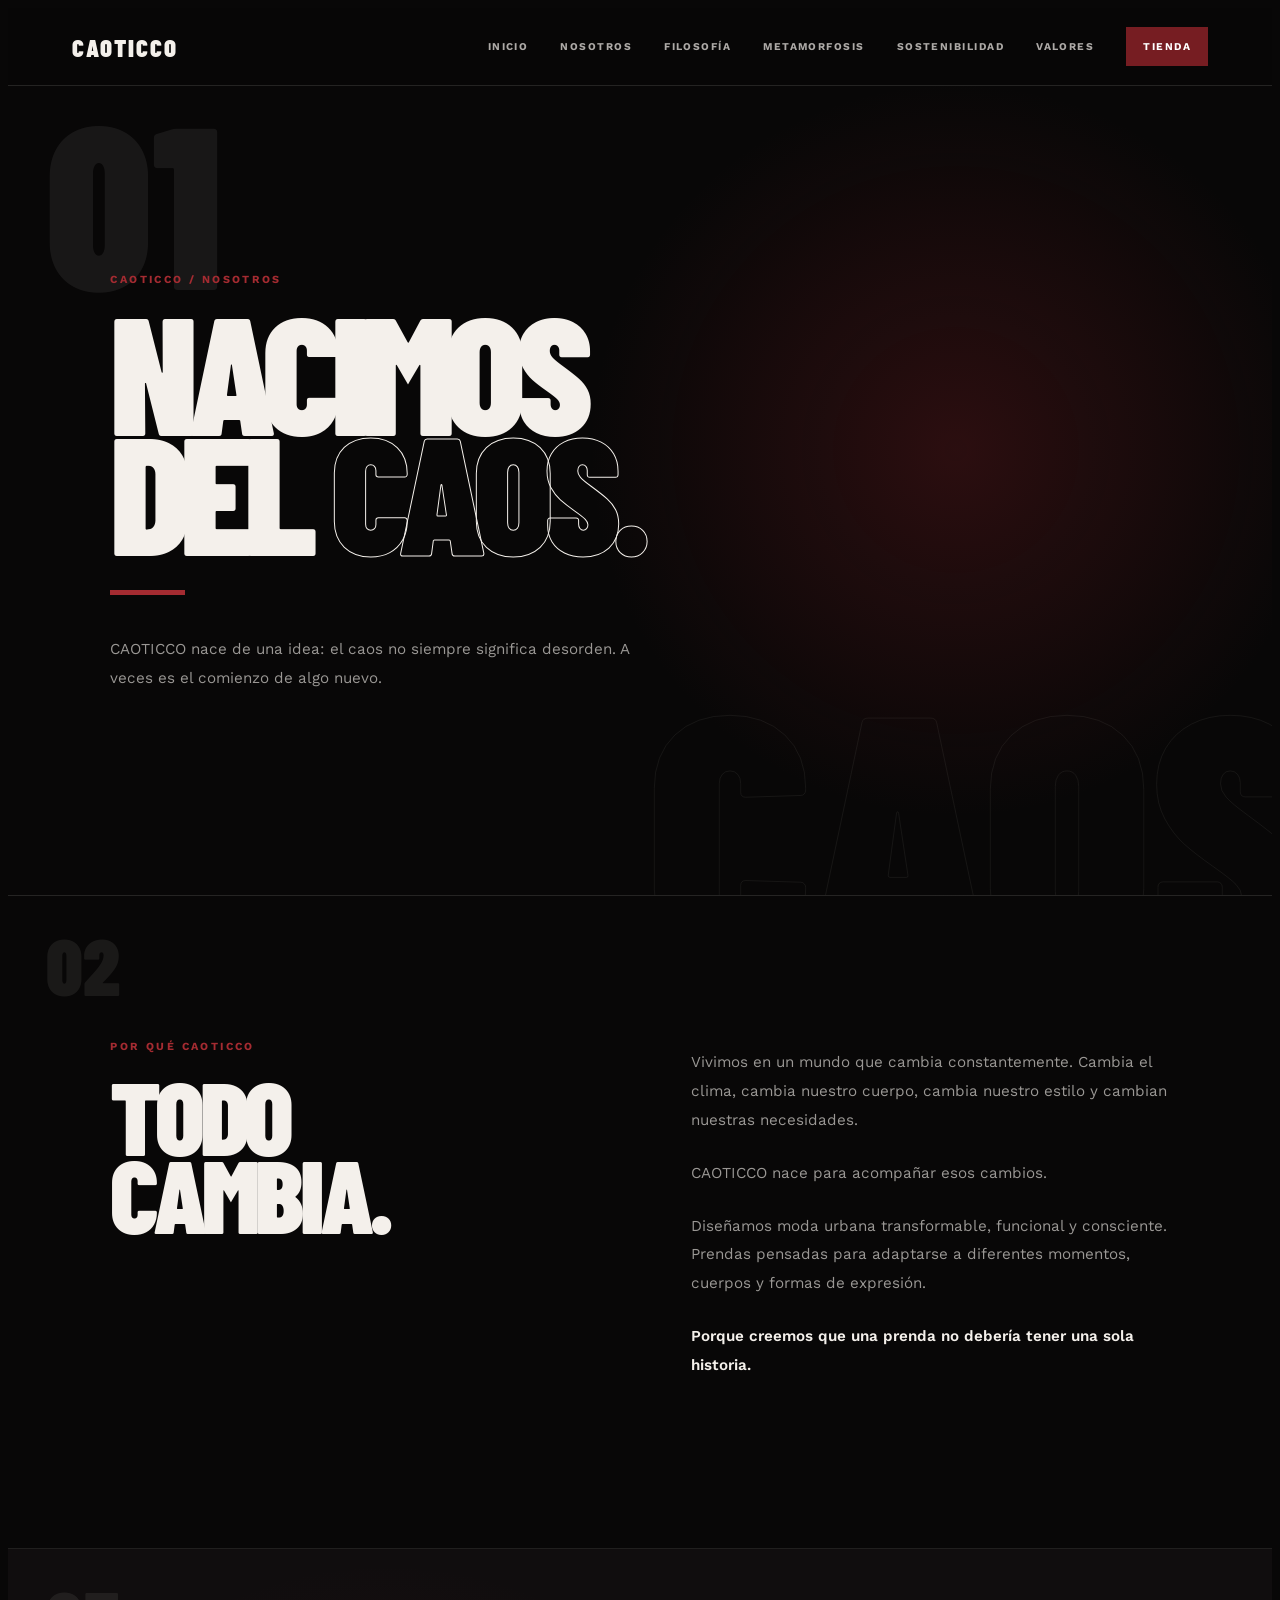
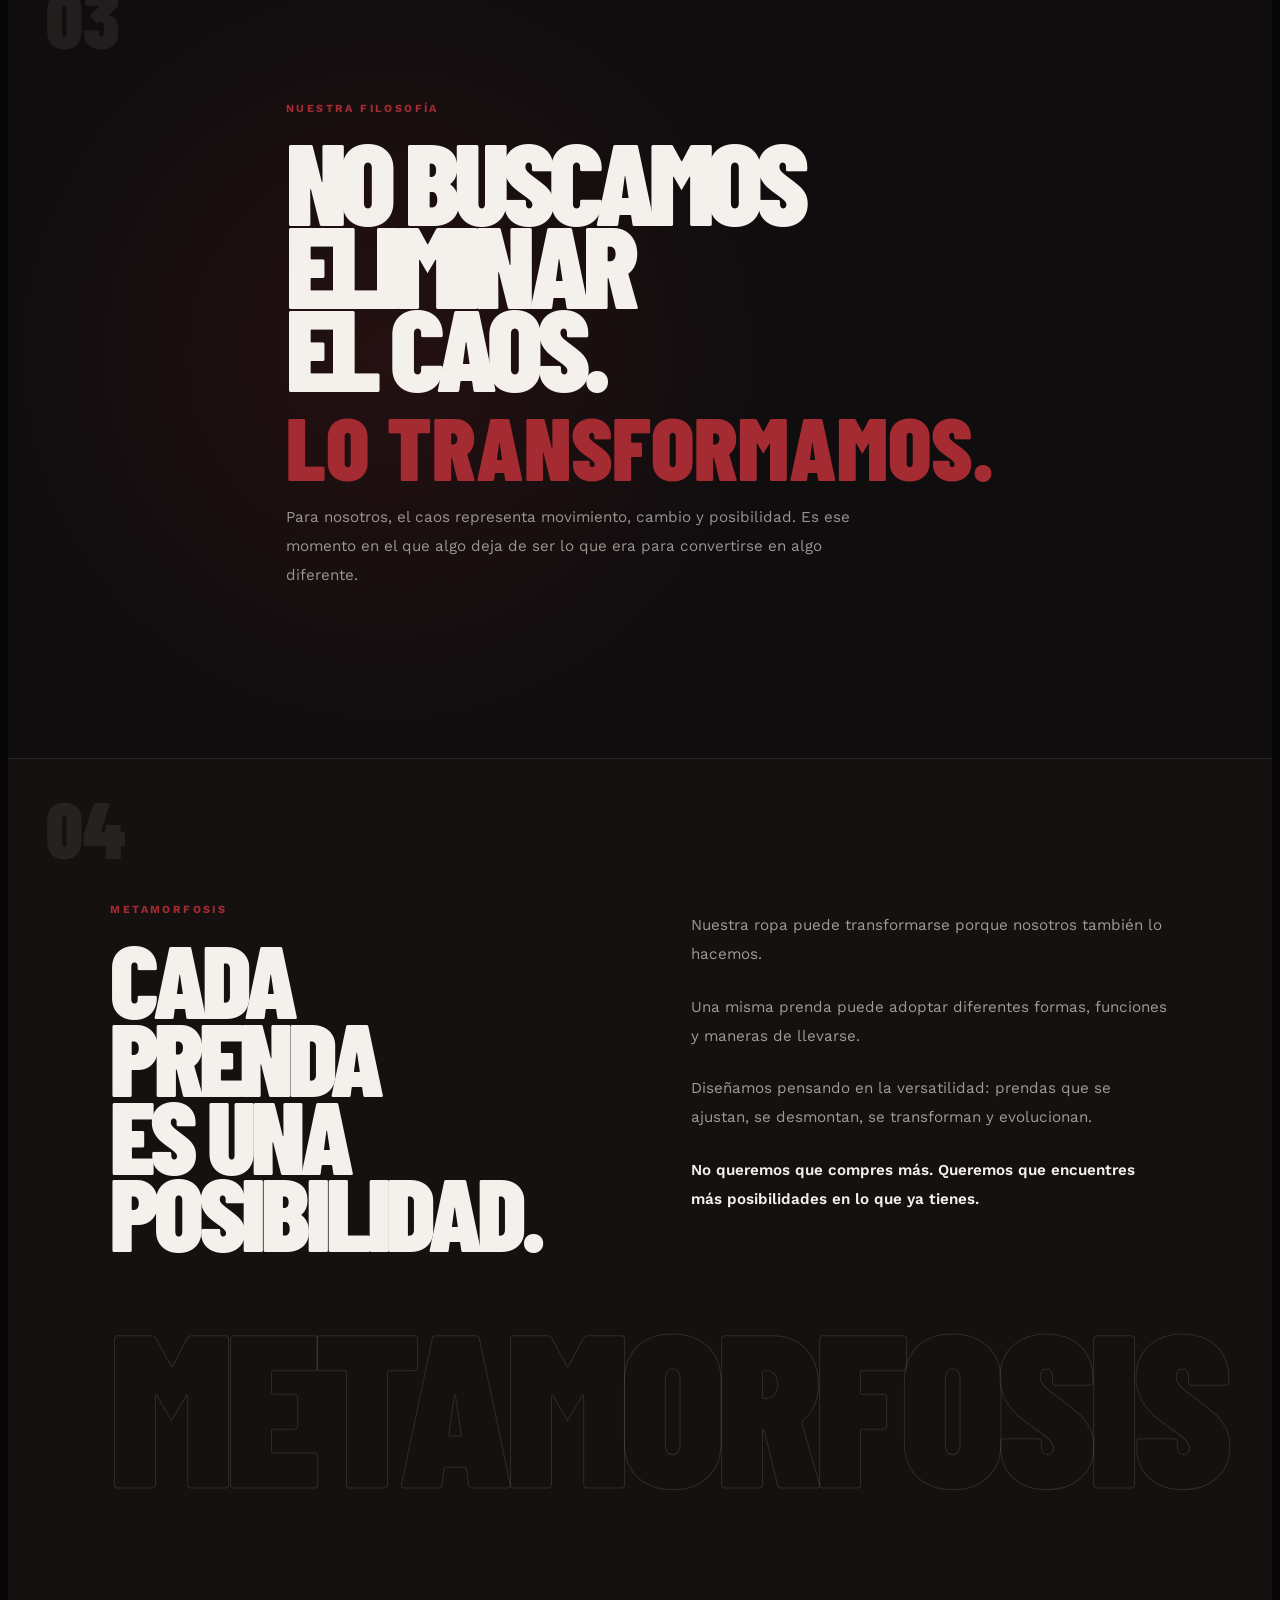
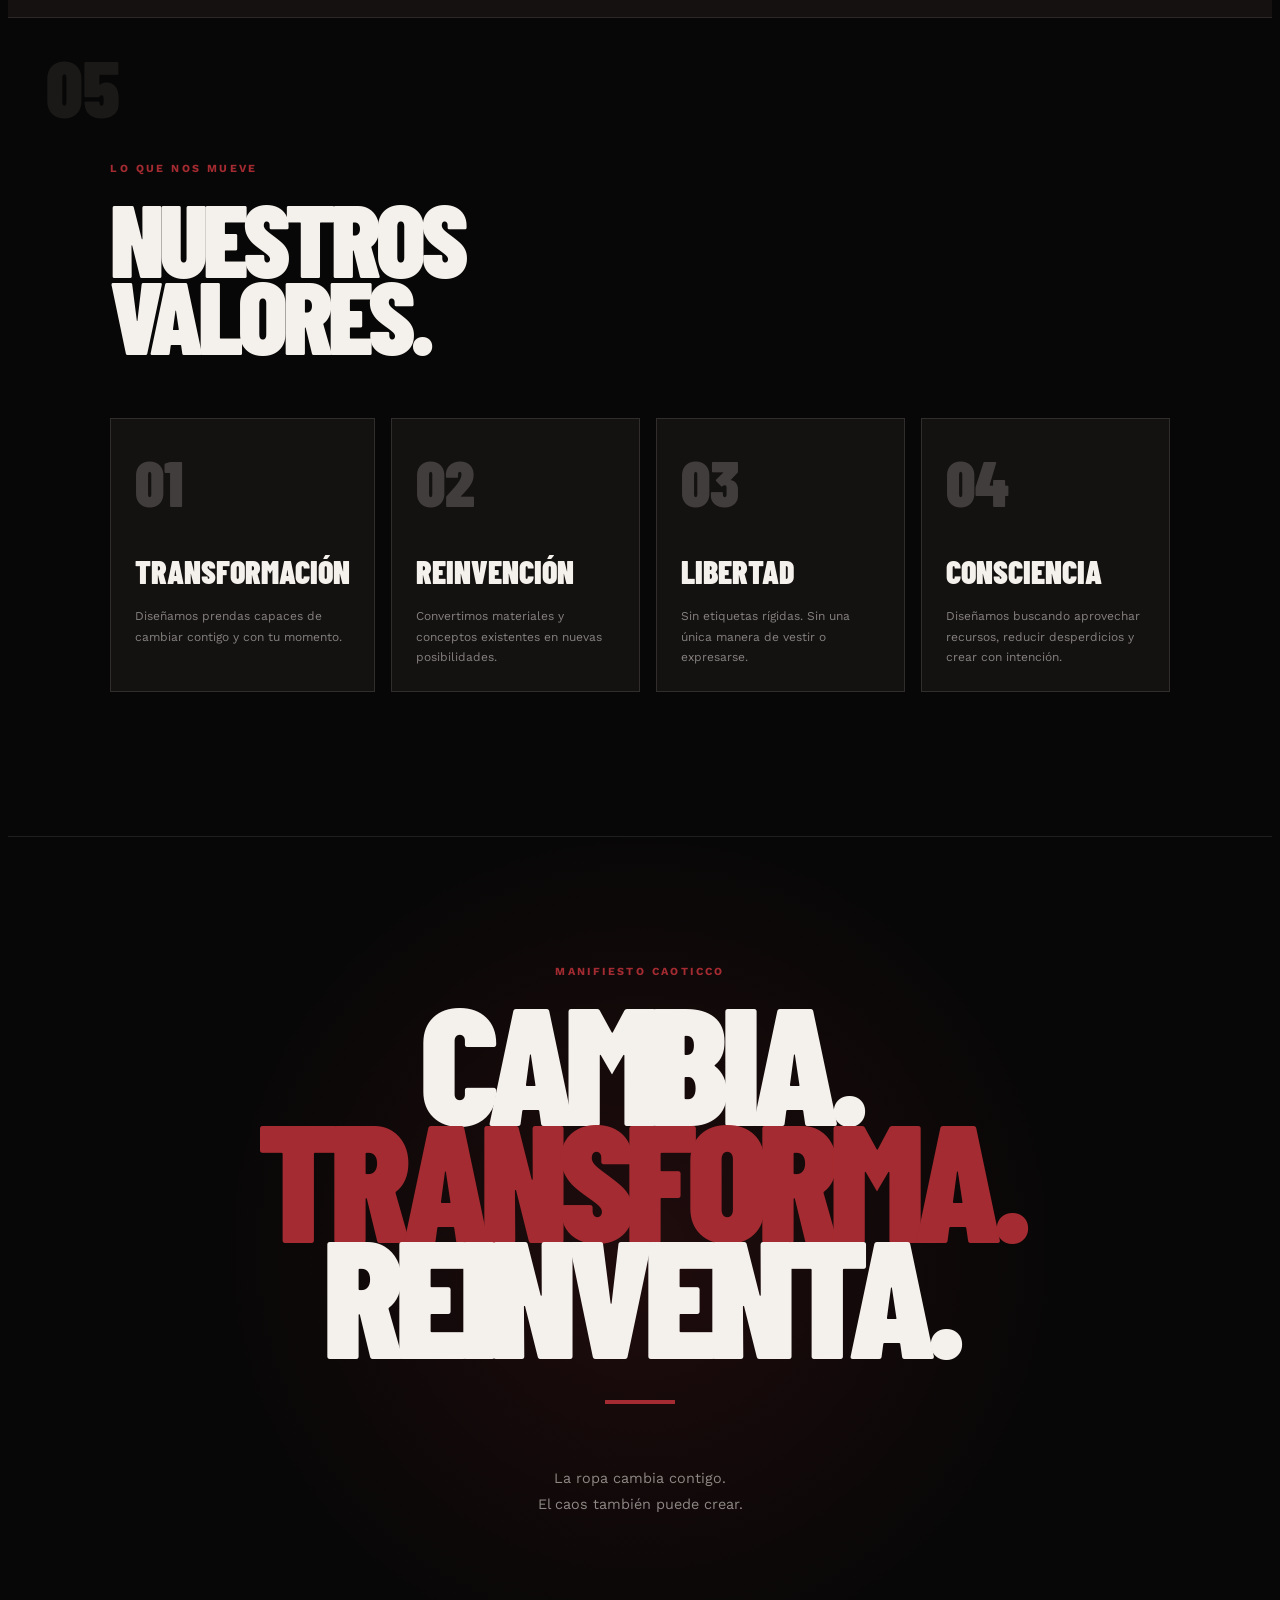
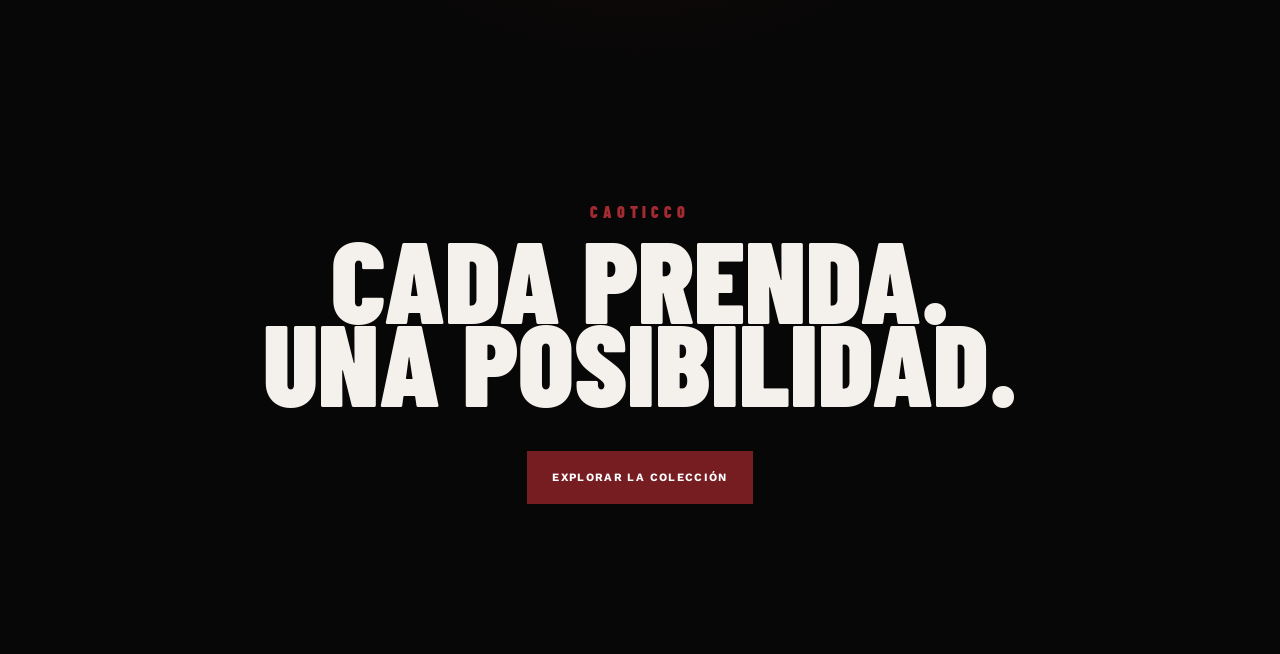
<file: explora.html>
<!DOCTYPE html>
<html lang="es">

<head>
  <meta charset="UTF-8">
  <meta name="viewport" content="width=device-width, initial-scale=1.0">

  <title>Nosotros | CAOTICCO</title>

  <!-- TIPOGRAFÍAS -->
  <link rel="preconnect" href="https://fonts.googleapis.com">
  <link rel="preconnect" href="https://fonts.gstatic.com" crossorigin>

  <link
    href="https://fonts.googleapis.com/css2?family=Barlow+Condensed:wght@400;500;600;700;800;900&family=Work+Sans:wght@400;500;600;700&display=swap"
    rel="stylesheet"
  >

  <link rel="stylesheet" href="estilo2.css">

  <style>

    /* =====================================================
       BASE
    ===================================================== */

    .nosotros-page {
      background: #080707;
      color: #f4f0eb;
      overflow-x: hidden;
    }

    .nosotros-page * {
      box-sizing: border-box;
    }

    /* =====================================================
       NAVBAR
    ===================================================== */

    .nosotros-nav {
      position: sticky;
      top: 0;
      z-index: 100;
      display: flex;
      align-items: center;
      justify-content: space-between;
      min-height: 78px;
      padding: 0 5vw;
      background: rgba(8, 7, 7, 0.94);
      border-bottom: 1px solid rgba(244, 240, 235, 0.12);
      backdrop-filter: blur(15px);
      -webkit-backdrop-filter: blur(15px);
    }

    .nosotros-logo {
      color: #f4f0eb;
      font-family: "Barlow Condensed", sans-serif;
      font-size: 1.55rem;
      font-weight: 900;
      letter-spacing: 0.08em;
      text-decoration: none !important;
    }

    .nosotros-menu {
      display: flex;
      align-items: center;
      gap: 2rem;
    }

    .nosotros-menu a {
      color: rgba(244, 240, 235, 0.7);
      font-family: "Work Sans", sans-serif;
      font-size: 0.65rem;
      font-weight: 700;
      letter-spacing: 0.14em;
      text-transform: uppercase;
      transition: 0.2s ease;
      text-decoration: none !important;
    }

    .nosotros-menu a:hover {
      color: #a42b31;
    }

    .nosotros-shop {
      padding: 0.75rem 1rem;
      border: 1px solid #761d22;
      background: #761d22;
      color: white !important;
    }

    .nosotros-shop:hover {
      background: #a42b31;
      border-color: #a42b31;
    }

    /* =====================================================
       HERO
    ===================================================== */

    .nosotros-hero {
      position: relative;
      min-height: 90vh;
      display: flex;
      align-items: center;
      padding: 7rem 8vw;
      border-bottom: 1px solid rgba(244, 240, 235, 0.12);
      background:
        radial-gradient(
          circle at 75% 45%,
          rgba(118, 29, 34, 0.32),
          transparent 35%
        ),
        #080707;
      overflow: hidden;
    }

    .hero-big-number {
      position: absolute;
      top: 2rem;
      left: 3vw;
      color: rgba(244, 240, 235, 0.07);
      font-family: "Barlow Condensed", sans-serif;
      font-size: clamp(7rem, 18vw, 16rem);
      font-weight: 900;
      line-height: 0.7;
    }

    .hero-background-word {
      position: absolute;
      right: -3vw;
      bottom: -3rem;
      color: transparent;
      font-family: "Barlow Condensed", sans-serif;
      font-size: clamp(12rem, 27vw, 30rem);
      font-weight: 900;
      line-height: 0.7;
      -webkit-text-stroke: 1px rgba(244, 240, 235, 0.06);
    }

    .hero-content {
      position: relative;
      z-index: 2;
      max-width: 900px;
    }

    .eyebrow {
      margin: 0 0 1.5rem;
      color: #a42b31;
      font-family: "Work Sans", sans-serif;
      font-size: 0.68rem;
      font-weight: 700;
      letter-spacing: 0.22em;
      text-transform: uppercase;
    }

    .hero-title {
      margin: 0;
      font-family: "Barlow Condensed", sans-serif;
      font-size: clamp(5rem, 13vw, 12rem);
      font-weight: 900;
      line-height: 0.72;
      letter-spacing: -0.06em;
      text-transform: uppercase;
    }

    .hero-title-outline {
      color: transparent;
      -webkit-text-stroke: 1px #f4f0eb;
    }

    .red-line {
      width: 75px;
      height: 5px;
      margin: 2.5rem 0;
      background: #a42b31;
    }

    .hero-description {
      max-width: 560px;
      color: rgba(244, 240, 235, 0.62);
      font-family: "Work Sans", sans-serif;
      font-size: 0.95rem;
      line-height: 1.9;
    }

    /* =====================================================
       SECCIONES
    ===================================================== */

    .nosotros-section {
      position: relative;
      padding: 9rem 8vw;
      border-bottom: 1px solid rgba(244, 240, 235, 0.1);
    }

    .section-number {
      position: absolute;
      top: 2.5rem;
      left: 3vw;
      color: rgba(244, 240, 235, 0.08);
      font-family: "Barlow Condensed", sans-serif;
      font-size: 5rem;
      font-weight: 900;
      line-height: 0.7;
    }

    /* =====================================================
       HISTORIA
    ===================================================== */

    .history-grid {
      max-width: 1200px;
      margin: auto;
      display: grid;
      grid-template-columns: 1fr 1fr;
      gap: 8vw;
    }

    .section-title {
      margin: 0;
      font-family: "Barlow Condensed", sans-serif;
      font-size: clamp(4rem, 8vw, 8rem);
      font-weight: 900;
      line-height: 0.76;
      letter-spacing: -0.05em;
    }

    .section-text {
      padding-top: 0.5rem;
    }

    .section-text p {
      margin: 0 0 1.5rem;
      color: rgba(244, 240, 235, 0.62);
      font-family: "Work Sans", sans-serif;
      font-size: 0.95rem;
      line-height: 1.9;
    }

    .section-text .highlight {
      color: #f4f0eb;
      font-weight: 600;
    }

    /* =====================================================
       FILOSOFÍA
    ===================================================== */

    .philosophy-section {
      min-height: 90vh;
      display: flex;
      align-items: center;
      background:
        radial-gradient(
          circle at 30% 50%,
          rgba(118, 29, 34, 0.2),
          transparent 40%
        ),
        #100d0e;
    }

    .philosophy-content {
      max-width: 1150px;
      margin: auto;
    }

    .philosophy-title {
      margin: 0;
      font-family: "Barlow Condensed", sans-serif;
      font-size: clamp(4rem, 9vw, 10rem);
      font-weight: 900;
      line-height: 0.72;
      letter-spacing: -0.06em;
    }

    .philosophy-red {
      margin: 1.5rem 0;
      color: #a42b31;
      font-family: "Barlow Condensed", sans-serif;
      font-size: clamp(3.5rem, 7vw, 7rem);
      font-weight: 900;
      line-height: 0.75;
    }

    .philosophy-description {
      max-width: 600px;
      color: rgba(244, 240, 235, 0.6);
      font-family: "Work Sans", sans-serif;
      font-size: 0.95rem;
      line-height: 1.9;
    }

    /* =====================================================
       METAMORFOSIS
    ===================================================== */

    .metamorphosis-section {
      background: #151111;
      overflow: hidden;
    }

    .metamorphosis-word {
      width: 100%;
      margin-top: 5rem;
      color: transparent;
      font-family: "Barlow Condensed", sans-serif;
      font-size: clamp(6rem, 17vw, 18rem);
      font-weight: 900;
      line-height: 0.65;
      letter-spacing: -0.04em;
      white-space: nowrap;
      -webkit-text-stroke: 1px rgba(244, 240, 235, 0.12);
    }

    /* =====================================================
       SOSTENIBILIDAD
    ===================================================== */

    /* =====================================================
       VALORES
    ===================================================== */

    .values-grid {
      max-width: 1200px;
      margin: 4rem auto 0;
      display: grid;
      grid-template-columns: repeat(4, 1fr);
      gap: 1rem;
    }

    .value-card {
      min-height: 260px;
      padding: 1.5rem;
      border: 1px solid rgba(244, 240, 235, 0.12);
      background: #141111;
      transition:
        transform 0.3s ease,
        border-color 0.3s ease,
        background 0.3s ease;
    }

    .value-card:hover {
      transform: translateY(-6px);
      border-color: #a42b31;
      background: #1b1112;
    }

    .value-number {
      color: rgba(244, 240, 235, 0.2);
      font-family: "Barlow Condensed", sans-serif;
      font-size: 4rem;
      font-weight: 900;
    }

    .value-card h3 {
      margin: 2rem 0 1rem;
      font-family: "Barlow Condensed", sans-serif;
      font-size: 2rem;
      font-weight: 900;
      text-transform: uppercase;
    }

    .value-card p {
      margin: 0;
      color: rgba(244, 240, 235, 0.5);
      font-family: "Work Sans", sans-serif;
      font-size: 0.75rem;
      line-height: 1.7;
    }

    /* =====================================================
       MANIFIESTO
    ===================================================== */

    .manifesto-section {
      min-height: 90vh;
      display: flex;
      flex-direction: column;
      align-items: center;
      justify-content: center;
      padding: 8rem 2rem;
      text-align: center;
      background:
        radial-gradient(
          circle,
          rgba(118, 29, 34, 0.22),
          transparent 55%
        );
    }

    .manifesto-title {
      margin: 0;
      font-family: "Barlow Condensed", sans-serif;
      font-size: clamp(5rem, 13vw, 13rem);
      font-weight: 900;
      line-height: 0.7;
      letter-spacing: -0.06em;
    }

    .manifesto-title span {
      color: #a42b31;
    }

    .manifesto-line {
      width: 70px;
      height: 4px;
      margin: 3rem 0;
      background: #a42b31;
    }

    .manifesto-text {
      color: rgba(244, 240, 235, 0.55);
      font-family: "Work Sans", sans-serif;
      font-size: 0.9rem;
      line-height: 1.8;
    }

    /* =====================================================
       FINAL
    ===================================================== */

    .final-section {
      min-height: 65vh;
      display: flex;
      flex-direction: column;
      align-items: center;
      justify-content: center;
      padding: 6rem 2rem;
      text-align: center;
      background: #080707;
    }

    .final-brand {
      margin: 0 0 1rem;
      color: #a42b31;
      font-family: "Barlow Condensed", sans-serif;
      font-size: 1rem;
      font-weight: 900;
      letter-spacing: 0.3em;
    }

    .final-title {
      margin: 0 0 3rem;
      font-family: "Barlow Condensed", sans-serif;
      font-size: clamp(4rem, 9vw, 9rem);
      font-weight: 900;
      line-height: 0.72;
    }

    .final-button {
      display: inline-flex;
      align-items: center;
      justify-content: center;
      min-height: 3.3rem;
      padding: 0.9rem 1.5rem;
      border: 1px solid #761d22;
      background: #761d22;
      color: white;
      font-family: "Work Sans", sans-serif;
      font-size: 0.7rem;
      font-weight: 700;
      letter-spacing: 0.12em;
      text-transform: uppercase;
      text-decoration: none;
      transition: 0.2s ease;
    }

    .final-button:hover {
      background: #a42b31;
      border-color: #a42b31;
      transform: translateY(-3px);
    }

    /* =====================================================
       MOBILE
    ===================================================== */

    @media (max-width: 767px) {

      .nosotros-nav {
        min-height: 68px;
        padding: 0 1rem;
      }

      .nosotros-menu {
        display: none;
      }

      .nosotros-hero {
        min-height: 82vh;
        padding: 6rem 1.25rem;
      }

      .hero-title {
        font-size: clamp(4.7rem, 20vw, 7rem);
      }

      .hero-background-word {
        right: -15vw;
        bottom: 0;
        font-size: 42vw;
      }

      .nosotros-section {
        padding: 6rem 1.25rem;
      }

      .history-grid {
        grid-template-columns: 1fr;
        gap: 3rem;
      }

      .section-title {
        font-size: clamp(4rem, 18vw, 6rem);
      }

      .philosophy-section {
        min-height: 75vh;
      }

      .philosophy-title {
        font-size: clamp(4rem, 17vw, 6.5rem);
      }

      .philosophy-red {
        font-size: clamp(3rem, 14vw, 5rem);
      }

      .values-grid {
        grid-template-columns: 1fr;
        margin-top: 3rem;
      }

      .value-card {
        min-height: 220px;
      }

      .metamorphosis-word {
        margin-top: 4rem;
        font-size: 27vw;
      }

      .manifesto-title {
        font-size: clamp(4.5rem, 19vw, 7rem);
      }

      .final-title {
        font-size: clamp(4rem, 18vw, 6.5rem);
      }
    }

  </style>
</head>

<body class="nosotros-page">

  <!-- =====================================================
       NAVBAR
  ====================================================== -->

  <header class="nosotros-nav">

    <a href="index.html" class="nosotros-logo">
      CAOTICCO
    </a>

    <nav class="nosotros-menu">

      <a href="index.html">
        Inicio
      </a>

      <a href="#historia">
        Nosotros
      </a>

      <a href="#filosofia">
        Filosofía
      </a>

      <a href="#metamorfosis">
        Metamorfosis
      </a>

      <a href="#sostenibilidad">
        Sostenibilidad
      </a>

      <a href="#valores">
        Valores
      </a>

      <a href="carrito.html" class="nosotros-shop">
        Tienda
      </a>

    </nav>

  </header>


  <main>

    <!-- =====================================================
         HERO
    ====================================================== -->

    <section class="nosotros-hero">

      <span class="hero-big-number">
        01
      </span>

      <span class="hero-background-word">
        CAOS
      </span>

      <div class="hero-content">

        <p class="eyebrow">
          CAOTICCO / NOSOTROS
        </p>

        <h1 class="hero-title">
          NACIMOS<br>
          DEL <span class="hero-title-outline">CAOS.</span>
        </h1>

        <div class="red-line"></div>

        <p class="hero-description">
          CAOTICCO nace de una idea: el caos no siempre significa
          desorden. A veces es el comienzo de algo nuevo.
        </p>

      </div>

    </section>


    <!-- =====================================================
         HISTORIA
    ====================================================== -->

    <section class="nosotros-section" id="historia">

      <span class="section-number">
        02
      </span>

      <div class="history-grid">

        <div>

          <p class="eyebrow">
            POR QUÉ CAOTICCO
          </p>

          <h2 class="section-title">
            TODO<br>
            CAMBIA.
          </h2>

        </div>

        <div class="section-text">

          <p>
            Vivimos en un mundo que cambia constantemente.
            Cambia el clima, cambia nuestro cuerpo, cambia
            nuestro estilo y cambian nuestras necesidades.
          </p>

          <p>
            CAOTICCO nace para acompañar esos cambios.
          </p>

          <p>
            Diseñamos moda urbana transformable, funcional
            y consciente. Prendas pensadas para adaptarse
            a diferentes momentos, cuerpos y formas de expresión.
          </p>

          <p class="highlight">
            Porque creemos que una prenda no debería tener
            una sola historia.
          </p>

        </div>

      </div>

    </section>


    <!-- =====================================================
         FILOSOFÍA
    ====================================================== -->

    <section class="nosotros-section philosophy-section" id="filosofia">

      <span class="section-number">
        03
      </span>

      <div class="philosophy-content">

        <p class="eyebrow">
          NUESTRA FILOSOFÍA
        </p>

        <h2 class="philosophy-title">
          NO BUSCAMOS<br>
          ELIMINAR<br>
          EL CAOS.
        </h2>

        <h3 class="philosophy-red">
          LO TRANSFORMAMOS.
        </h3>

        <p class="philosophy-description">
          Para nosotros, el caos representa movimiento,
          cambio y posibilidad. Es ese momento en el que
          algo deja de ser lo que era para convertirse
          en algo diferente.
        </p>

      </div>

    </section>


    <!-- =====================================================
         METAMORFOSIS
    ====================================================== -->

    <section class="nosotros-section metamorphosis-section" id="metamorfosis">

      <span class="section-number">
        04
      </span>

      <div class="history-grid">

        <div>

          <p class="eyebrow">
            METAMORFOSIS
          </p>

          <h2 class="section-title">
            CADA<br>
            PRENDA<br>
            ES UNA<br>
            POSIBILIDAD.
          </h2>

        </div>

        <div class="section-text">

          <p>
            Nuestra ropa puede transformarse porque nosotros
            también lo hacemos.
          </p>

          <p>
            Una misma prenda puede adoptar diferentes formas,
            funciones y maneras de llevarse.
          </p>

          <p>
            Diseñamos pensando en la versatilidad:
            prendas que se ajustan, se desmontan,
            se transforman y evolucionan.
          </p>

          <p class="highlight">
            No queremos que compres más.
            Queremos que encuentres más posibilidades
            en lo que ya tienes.
          </p>

        </div>

      </div>

      <div class="metamorphosis-word">
        METAMORFOSIS
      </div>

    </section>




    <!-- =====================================================
         VALORES
    ====================================================== -->

    <section class="nosotros-section" id="valores">

      <span class="section-number">
        05
      </span>

      <p class="eyebrow">
        LO QUE NOS MUEVE
      </p>

      <h2 class="section-title">
        NUESTROS<br>
        VALORES.
      </h2>

      <div class="values-grid">

        <article class="value-card">

          <div class="value-number">
            01
          </div>

          <h3>
            TRANSFORMACIÓN
          </h3>

          <p>
            Diseñamos prendas capaces de cambiar
            contigo y con tu momento.
          </p>

        </article>


        <article class="value-card">

          <div class="value-number">
            02
          </div>

          <h3>
            REINVENCIÓN
          </h3>

          <p>
            Convertimos materiales y conceptos
            existentes en nuevas posibilidades.
          </p>

        </article>


        <article class="value-card">

          <div class="value-number">
            03
          </div>

          <h3>
            LIBERTAD
          </h3>

          <p>
            Sin etiquetas rígidas. Sin una única
            manera de vestir o expresarse.
          </p>

        </article>


        <article class="value-card">

          <div class="value-number">
            04
          </div>

          <h3>
            CONSCIENCIA
          </h3>

          <p>
            Diseñamos buscando aprovechar recursos,
            reducir desperdicios y crear con intención.
          </p>

        </article>

      </div>

    </section>


    <!-- =====================================================
         MANIFIESTO
    ====================================================== -->

    <section class="manifesto-section">

      <p class="eyebrow">
        MANIFIESTO CAOTICCO
      </p>

      <h2 class="manifesto-title">
        CAMBIA.<br>
        <span>TRANSFORMA.</span><br>
        REINVENTA.
      </h2>

      <div class="manifesto-line"></div>

      <p class="manifesto-text">
        La ropa cambia contigo.<br>
        El caos también puede crear.
      </p>

    </section>


    <!-- =====================================================
         FINAL
    ====================================================== -->

    <section class="final-section">

      <p class="final-brand">
        CAOTICCO
      </p>

      <h2 class="final-title">
        CADA PRENDA.<br>
        UNA POSIBILIDAD.
      </h2>

      <a
        href="carrito.html"
        class="final-button"
      >
        EXPLORAR LA COLECCIÓN
      </a>

    </section>

  </main>

</body>
</html>
</file>
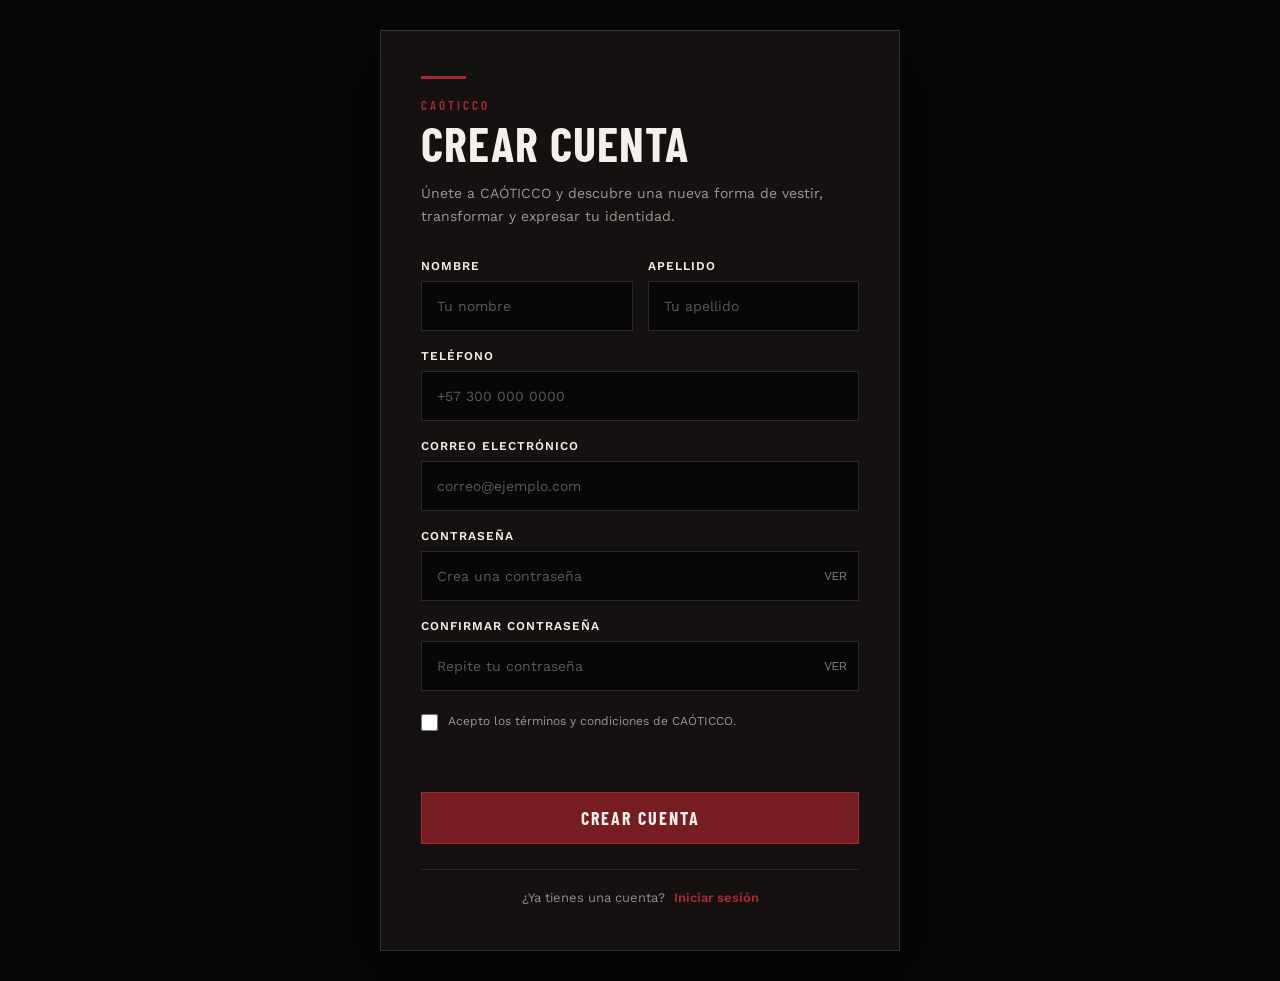
<file: registrarse.html>
<!DOCTYPE html>
<html lang="es">

<head>
  <meta charset="UTF-8">
  <meta name="viewport" content="width=device-width, initial-scale=1.0">

  <title>Crear cuenta | CAÓTICCO</title>

  <!-- TIPOGRAFÍAS -->
  <link rel="preconnect" href="https://fonts.googleapis.com">
  <link rel="preconnect" href="https://fonts.gstatic.com" crossorigin>

  <link
    href="https://fonts.googleapis.com/css2?family=Barlow+Condensed:wght@400;500;600;700&family=Work+Sans:wght@400;500;600;700&display=swap"
    rel="stylesheet"
  >

  <style>

    /* =========================
       ESTILO GENERAL
    ========================= */

    * {
      box-sizing: border-box;
      margin: 0;
      padding: 0;
    }

    body {
      min-height: 100vh;

      display: flex;
      align-items: center;
      justify-content: center;

      background: #080707;

      font-family: "Work Sans", sans-serif;
      color: #f4f0eb;
    }

    /* =========================
       CAJA DE REGISTRO
    ========================= */

    .register-box {
      width: 100%;
      max-width: 520px;

      margin: 30px;
      padding: 45px 40px;

      background: #151111;

      border: 1px solid rgba(244, 240, 235, 0.15);

      box-shadow:
        0 25px 80px rgba(0, 0, 0, 0.6);
    }

    /* Línea CAÓTICCO */

    .brand-line {
      width: 45px;
      height: 3px;

      margin-bottom: 18px;

      background: #a42b31;
    }

    /* =========================
       TEXTOS
    ========================= */

    .eyebrow {
      margin-bottom: 8px;

      color: #a42b31;

      font-family: "Barlow Condensed", sans-serif;

      font-size: 13px;
      font-weight: 600;

      letter-spacing: 3px;

      text-transform: uppercase;
    }

    .title {
      margin-bottom: 15px;

      font-family: "Barlow Condensed", sans-serif;

      font-size: 48px;
      font-weight: 700;

      line-height: 0.95;

      letter-spacing: 1px;

      text-transform: uppercase;
    }

    .description {
      margin-bottom: 30px;

      color: rgba(244, 240, 235, 0.6);

      font-size: 14px;

      line-height: 1.7;
    }

    /* =========================
       FORMULARIO
    ========================= */

    .register-form {
      display: flex;

      flex-direction: column;

      gap: 18px;
    }

    .form-row {
      display: grid;

      grid-template-columns: 1fr 1fr;

      gap: 15px;
    }

    .form-field {
      display: flex;

      flex-direction: column;

      gap: 8px;
    }

    .form-field label {
      color: #f4f0eb;

      font-size: 12px;

      font-weight: 600;

      letter-spacing: 1px;

      text-transform: uppercase;
    }

    /* =========================
       INPUTS
    ========================= */

    .input-wrapper {
      position: relative;

      width: 100%;
    }

    .input-wrapper input {
      width: 100%;
      height: 50px;

      padding: 0 15px;

      background: #080707;

      border: 1px solid rgba(244, 240, 235, 0.15);

      outline: none;

      color: #f4f0eb;

      font-family: "Work Sans", sans-serif;

      font-size: 14px;

      transition: 0.25s ease;
    }

    .input-wrapper input::placeholder {
      color: rgba(244, 240, 235, 0.35);
    }

    .input-wrapper input:focus {
      border-color: #a42b31;

      box-shadow:
        0 0 0 1px rgba(164, 43, 49, 0.2);
    }

    /* =========================
       BOTÓN VER CONTRASEÑA
    ========================= */

    .password-toggle {
      position: absolute;

      top: 50%;
      right: 12px;

      transform: translateY(-50%);

      background: transparent;

      border: none;

      color: rgba(244, 240, 235, 0.5);

      font-size: 11px;

      cursor: pointer;
    }

    .password-toggle:hover {
      color: #a42b31;
    }

    /* =========================
       CHECKBOX
    ========================= */

    .terms {
      display: flex;

      align-items: flex-start;

      gap: 10px;

      margin-top: 3px;
    }

    .terms input {
      width: 17px;
      height: 17px;

      margin-top: 2px;

      accent-color: #a42b31;

      cursor: pointer;
    }

    .terms label {
      color: rgba(244, 240, 235, 0.6);

      font-size: 12px;

      line-height: 1.5;

      cursor: pointer;
    }

    /* =========================
       BOTÓN CREAR CUENTA
    ========================= */

    .register-button {
      width: 100%;
      height: 52px;

      margin-top: 5px;

      background: #761d22;

      border: 1px solid #a42b31;

      color: #f4f0eb;

      font-family: "Barlow Condensed", sans-serif;

      font-size: 18px;

      font-weight: 700;

      letter-spacing: 2px;

      text-transform: uppercase;

      cursor: pointer;

      transition: 0.25s ease;
    }

    .register-button:hover {
      background: #a42b31;

      transform: translateY(-2px);

      box-shadow:
        0 10px 30px rgba(164, 43, 49, 0.25);
    }

    /* =========================
       MENSAJE
    ========================= */

    .message {
      min-height: 20px;

      color: #d65a5a;

      font-size: 13px;

      text-align: center;
    }

    /* =========================
       INICIAR SESIÓN
    ========================= */

    .login-text {
      margin-top: 25px;
      padding-top: 20px;

      border-top: 1px solid rgba(244, 240, 235, 0.1);

      color: rgba(244, 240, 235, 0.55);

      font-size: 13px;

      text-align: center;
    }

    .login-button {
      margin-left: 5px;

      padding: 0;

      background: transparent;

      border: none;

      color: #a42b31;

      font-family: "Work Sans", sans-serif;

      font-size: 13px;

      font-weight: 600;

      cursor: pointer;
    }

    .login-button:hover {
      color: #f4f0eb;
    }

    /* =========================
       RESPONSIVE
    ========================= */

    @media (max-width: 600px) {

      .register-box {
        margin: 20px;

        padding: 35px 25px;
      }

      .title {
        font-size: 40px;
      }

      .form-row {
        grid-template-columns: 1fr;
      }

    }

  </style>

</head>


<body>

  <div class="register-box">

    <div class="brand-line"></div>

    <p class="eyebrow">CAÓTICCO</p>

    <h1 class="title">
      Crear cuenta
    </h1>

    <p class="description">
      Únete a CAÓTICCO y descubre una nueva forma de vestir,
      transformar y expresar tu identidad.
    </p>


    <form class="register-form" id="registerForm">


      <!-- NOMBRE Y APELLIDO -->

      <div class="form-row">

        <div class="form-field">

          <label for="registerNombre">
            Nombre
          </label>

          <div class="input-wrapper">

            <input
              type="text"
              id="registerNombre"
              placeholder="Tu nombre"
              required
            >

          </div>

        </div>


        <div class="form-field">

          <label for="registerApellido">
            Apellido
          </label>

          <div class="input-wrapper">

            <input
              type="text"
              id="registerApellido"
              placeholder="Tu apellido"
              required
            >

          </div>

        </div>

      </div>


      <!-- TELÉFONO -->

      <div class="form-field">

        <label for="registerTelefono">
          Teléfono
        </label>

        <div class="input-wrapper">

          <input
            type="tel"
            id="registerTelefono"
            placeholder="+57 300 000 0000"
          >

        </div>

      </div>


      <!-- CORREO -->

      <div class="form-field">

        <label for="registerEmail">
          Correo electrónico
        </label>

        <div class="input-wrapper">

          <input
            type="email"
            id="registerEmail"
            placeholder="correo@ejemplo.com"
            required
          >

        </div>

      </div>


      <!-- CONTRASEÑA -->

      <div class="form-field">

        <label for="registerPassword">
          Contraseña
        </label>

        <div class="input-wrapper">

          <input
            type="password"
            id="registerPassword"
            placeholder="Crea una contraseña"
            minlength="6"
            required
          >

          <button
            type="button"
            class="password-toggle"
            onclick="togglePassword('registerPassword', this)"
          >
            VER
          </button>

        </div>

      </div>


      <!-- CONFIRMAR CONTRASEÑA -->

      <div class="form-field">

        <label for="registerPasswordConfirm">
          Confirmar contraseña
        </label>

        <div class="input-wrapper">

          <input
            type="password"
            id="registerPasswordConfirm"
            placeholder="Repite tu contraseña"
            minlength="6"
            required
          >

          <button
            type="button"
            class="password-toggle"
            onclick="togglePassword('registerPasswordConfirm', this)"
          >
            VER
          </button>

        </div>

      </div>


      <!-- TÉRMINOS -->

      <div class="terms">

        <input
          type="checkbox"
          id="registerTerms"
          required
        >

        <label for="registerTerms">
          Acepto los términos y condiciones de CAÓTICCO.
        </label>

      </div>


      <!-- MENSAJE -->

      <p
        class="message"
        id="registerMessage"
      ></p>


      <!-- BOTÓN -->

      <button
        type="submit"
        class="register-button"
      >
        Crear cuenta
      </button>


    </form>


    <!-- LOGIN -->

    <div class="login-text">

      ¿Ya tienes una cuenta?

      <button
        type="button"
        class="login-button"
      >
        Iniciar sesión
      </button>

    </div>

  </div>


  <script>

    function togglePassword(inputId, button) {

      const input = document.getElementById(inputId);

      if (input.type === "password") {

        input.type = "text";

        button.textContent = "OCULTAR";

      } else {

        input.type = "password";

        button.textContent = "VER";

      }

    }


    document
      .getElementById("registerForm")
      .addEventListener("submit", function(event) {

        event.preventDefault();

        const password =
          document.getElementById("registerPassword").value;

        const confirmPassword =
          document.getElementById("registerPasswordConfirm").value;

        const message =
          document.getElementById("registerMessage");


        if (password !== confirmPassword) {

          message.textContent =
            "Las contraseñas no coinciden.";

          return;

        }


        message.style.color = "#6fbf73";

        message.textContent =
          "Formulario listo para conectar con Supabase.";

      });

  </script>

</body>

</html>
</file>
<file: estilo2.css>
```css
/* =========================================================
   CAÓTICCO — NOSOTROS
========================================================= */

.about-nav {
  width: 100%;
  min-height: 80px;
  display: flex;
  align-items: center;
  justify-content: space-between;
  padding: 0 4vw;
  gap: 2rem;
}

.about-logo {
  font-family: "Barlow Condensed", sans-serif;
  font-size: 1.5rem;
  font-weight: 900;
  letter-spacing: 0.08em;
}

.about-nav-links {
  display: flex;
  align-items: center;
  gap: 2rem;
}

.about-nav-links a,
.about-shop {
  font-size: 0.65rem;
  font-weight: 700;
  letter-spacing: 0.13em;
  text-transform: uppercase;
  transition: color 0.2s ease;
}

.about-nav-links a:hover,
.about-shop:hover {
  color: var(--wine-bright);
}


/* =========================================================
   HERO NOSOTROS
========================================================= */

.about-hero {
  position: relative;
  min-height: 90vh;
  display: flex;
  align-items: center;
  overflow: hidden;
  padding: 8rem 7vw;
  border-bottom: 1px solid var(--line);
  background:
    radial-gradient(
      circle at 70% 45%,
      rgba(118, 29, 34, 0.22),
      transparent 35%
    ),
    #080707;
}

.about-hero-number {
  position: absolute;
  top: 2rem;
  left: 3vw;

  font-family: "Barlow Condensed", sans-serif;
  font-size: 7rem;
  font-weight: 900;
  line-height: 0.7;

  color: rgba(244,240,235,0.08);
}

.about-hero-content {
  position: relative;
  z-index: 2;
  max-width: 850px;
}

.about-eyebrow {
  margin: 0 0 1.5rem;
  color: var(--wine-bright);
  font-size: 0.68rem;
  font-weight: 700;
  letter-spacing: 0.2em;
  text-transform: uppercase;
}

.about-title {
  margin: 0;

  font-family: "Barlow Condensed", sans-serif;
  font-size: clamp(5rem, 13vw, 12rem);
  font-weight: 900;
  line-height: 0.75;
  letter-spacing: -0.06em;
}

.about-title span {
  color: transparent;
  -webkit-text-stroke: 1px var(--paper);
}

.about-red-line {
  width: 80px;
  height: 5px;
  margin: 2.5rem 0;
  background: var(--wine-bright);
}

.about-intro {
  max-width: 570px;
  color: rgba(244,240,235,0.65);
  font-size: 1rem;
  line-height: 1.8;
}

.about-hero-word {
  position: absolute;
  right: -3vw;
  bottom: -5rem;

  font-family: "Barlow Condensed", sans-serif;
  font-size: 25vw;
  font-weight: 900;
  line-height: 0.7;

  color: transparent;
  -webkit-text-stroke: 1px rgba(244,240,235,0.06);
}


/* =========================================================
   SECCIONES
========================================================= */

.about-section {
  position: relative;
  padding: 9rem 8vw;
  border-bottom: 1px solid var(--line);
}

.about-section-number {
  position: absolute;
  top: 3rem;
  left: 3vw;

  font-family: "Barlow Condensed", sans-serif;
  font-size: 5rem;
  font-weight: 900;
  color: rgba(244,240,235,0.1);
}

.about-grid {
  display: grid;
  grid-template-columns: 1fr 1fr;
  gap: 8vw;
  max-width: 1200px;
  margin: auto;
}

.about-heading {
  margin: 0;

  font-family: "Barlow Condensed", sans-serif;
  font-size: clamp(4rem, 8vw, 8rem);
  font-weight: 900;
  line-height: 0.78;
  letter-spacing: -0.05em;
}

.about-text {
  max-width: 550px;
  padding-top: 1rem;
}

.about-text p {
  margin: 0 0 1.5rem;

  color: rgba(244,240,235,0.65);
  font-size: 0.95rem;
  line-height: 1.9;
}

.about-text .about-strong {
  color: var(--paper);
  font-weight: 600;
}


/* =========================================================
   FILOSOFÍA
========================================================= */

.philosophy {
  min-height: 90vh;
  display: flex;
  align-items: center;

  background:
    linear-gradient(
      135deg,
      #080707 0%,
      #160b0c 100%
    );
}

.philosophy-content {
  max-width: 1100px;
  margin: auto;
}

.philosophy-title {
  margin: 0;

  font-family: "Barlow Condensed", sans-serif;
  font-size: clamp(4rem, 9vw, 9rem);
  font-weight: 900;
  line-height: 0.78;
  letter-spacing: -0.05em;
}

.philosophy-highlight {
  margin: 1.5rem 0 2rem;

  color: var(--wine-bright);
  font-family: "Barlow Condensed", sans-serif;
  font-size: clamp(3rem, 7vw, 7rem);
  font-weight: 900;
  line-height: 0.8;
}

.philosophy-text {
  max-width: 600px;

  color: rgba(244,240,235,0.6);
  font-size: 0.95rem;
  line-height: 1.9;
}


/* =========================================================
   METAMORFOSIS
========================================================= */

.metamorphosis {
  background: var(--coal);
}


/* =========================================================
   SOSTENIBILIDAD
========================================================= */

.sustainability {
  background: #0b0909;
}

.sustainability-box {
  max-width: 850px;
  margin: auto;
  padding: 5rem;

  border: 1px solid var(--line);
  background:
    radial-gradient(
      circle at 80% 20%,
      rgba(164,43,49,0.16),
      transparent 40%
    ),
    #141111;
}

.sustainability-box h2 {
  margin: 0 0 2rem;

  font-family: "Barlow Condensed", sans-serif;
  font-size: clamp(4rem, 8vw, 8rem);
  font-weight: 900;
  line-height: 0.78;
}

.sustainability-box h2 span {
  color: var(--wine-bright);
}

.sustainability-box p:not(.about-eyebrow) {
  max-width: 600px;
  color: rgba(244,240,235,0.62);
  font-size: 0.95rem;
  line-height: 1.8;
}


/* =========================================================
   MANIFIESTO
========================================================= */

.about-manifesto {
  min-height: 80vh;

  display: flex;
  flex-direction: column;
  align-items: center;
  justify-content: center;

  padding: 8rem 2rem;
  text-align: center;

  border-bottom: 1px solid var(--line);
}

.about-manifesto h2 {
  margin: 0;

  font-family: "Barlow Condensed", sans-serif;
  font-size: clamp(5rem, 13vw, 13rem);
  font-weight: 900;
  line-height: 0.72;
  letter-spacing: -0.06em;
}

.manifesto-line {
  width: 70px;
  height: 4px;
  margin: 3rem 0;

  background: var(--wine-bright);
}

.about-manifesto > p:last-child {
  color: rgba(244,240,235,0.55);
  font-size: 0.9rem;
  line-height: 1.8;
}


/* =========================================================
   FINAL
========================================================= */

.about-final {
  min-height: 65vh;

  display: flex;
  flex-direction: column;
  align-items: center;
  justify-content: center;

  padding: 6rem 2rem;
  text-align: center;

  background:
    radial-gradient(
      circle,
      rgba(118,29,34,0.22),
      transparent 55%
    );
}

.about-final > p {
  margin: 0 0 1rem;

  color: var(--wine-bright);
  font-family: "Barlow Condensed", sans-serif;
  font-size: 1rem;
  font-weight: 900;
  letter-spacing: 0.25em;
}

.about-final h2 {
  margin: 0 0 3rem;

  font-family: "Barlow Condensed", sans-serif;
  font-size: clamp(4rem, 9vw, 9rem);
  font-weight: 900;
  line-height: 0.75;
}


/* =========================================================
   RESPONSIVE
========================================================= */

@media (max-width: 767px) {

  .about-nav {
    min-height: 70px;
    padding: 0 1rem;
  }

  .about-nav-links {
    display: none;
  }

  .about-logo {
    font-size: 1.2rem;
  }

  .about-hero {
    min-height: 80vh;
    padding: 6rem 1.25rem;
  }

  .about-title {
    font-size: clamp(4.8rem, 20vw, 7rem);
  }

  .about-hero-word {
    font-size: 35vw;
  }

  .about-section {
    padding: 6rem 1.25rem;
  }

  .about-grid {
    grid-template-columns: 1fr;
    gap: 3rem;
  }

  .about-heading {
    font-size: clamp(4rem, 18vw, 6rem);
  }

  .philosophy {
    min-height: 75vh;
  }

  .philosophy-title {
    font-size: clamp(4rem, 17vw, 6rem);
  }

  .philosophy-highlight {
    font-size: clamp(3rem, 14vw, 5rem);
  }

  .sustainability-box {
    padding: 2rem 1.25rem;
  }

  .sustainability-box h2 {
    font-size: clamp(4rem, 17vw, 6rem);
  }

  .about-manifesto h2 {
    font-size: clamp(4.5rem, 19vw, 7rem);
  }

  .about-final h2 {
    font-size: clamp(4rem, 18vw, 6rem);
  }

}
```
</file>
